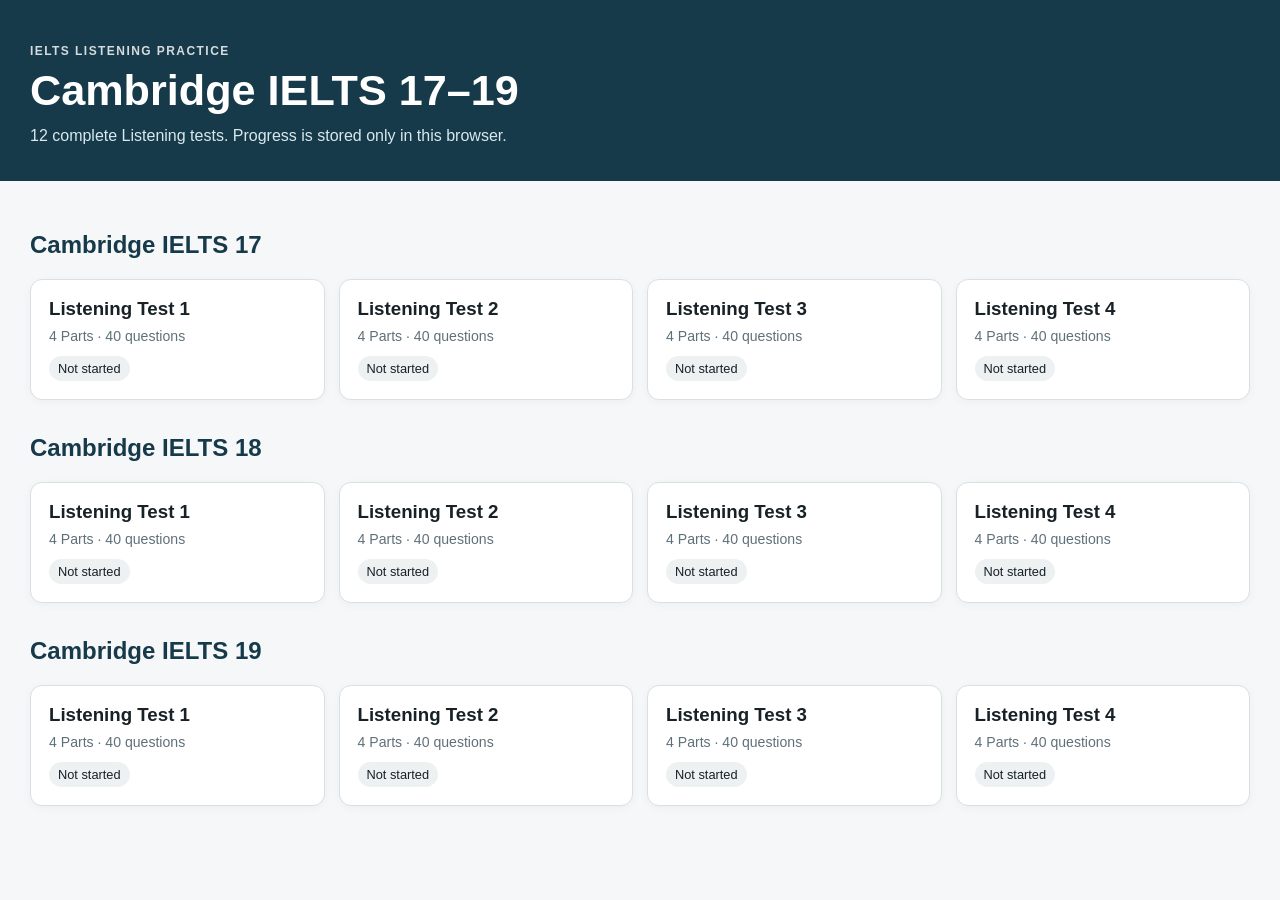
<file: index.html>
<!doctype html><html lang="en"><head><meta charset="utf-8"><meta name="viewport" content="width=device-width,initial-scale=1"><title>IELTS Listening Practice — Cambridge 17–19</title><link rel="stylesheet" href="assets/css/styles.css"></head><body><header class="site-header"><div class="shell"><p class="eyebrow">IELTS Listening Practice</p><h1>Cambridge IELTS 17–19</h1><p class="lead">12 complete Listening tests. Progress is stored only in this browser.</p></div></header><main class="shell"><div id="catalogue" class="catalogue" aria-live="polite"></div><noscript>This site requires JavaScript.</noscript></main><script type="module" src="assets/js/catalogue.js"></script></body></html>
</file>
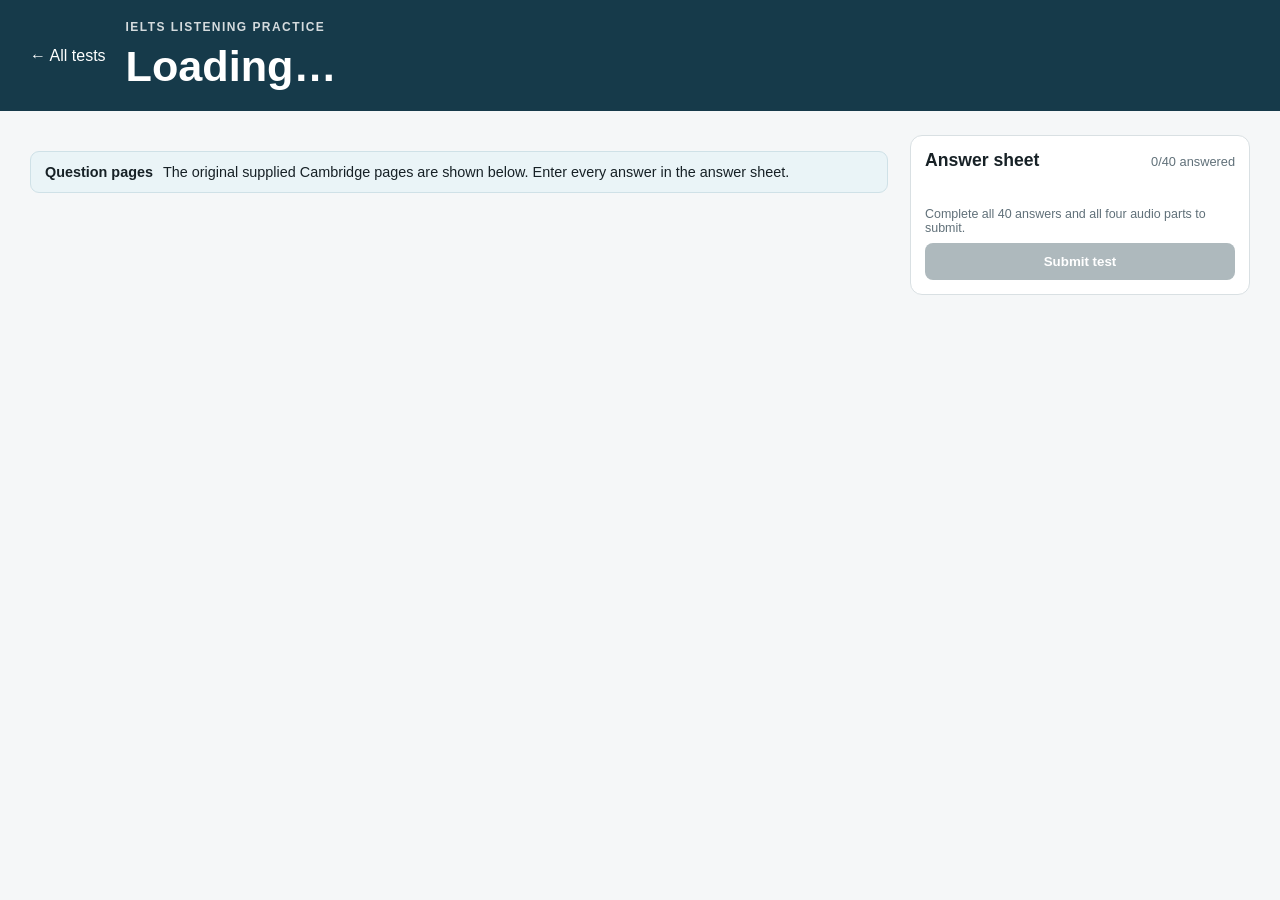
<file: test.html>
<!doctype html><html lang="en"><head><meta charset="utf-8"><meta name="viewport" content="width=device-width,initial-scale=1"><title>IELTS Listening Test</title><link rel="stylesheet" href="assets/css/styles.css"></head><body class="test-page"><header class="test-header"><div class="shell test-header-row"><a class="back-link" href="index.html">← All tests</a><div><p class="eyebrow">IELTS Listening Practice</p><h1 id="test-title">Loading…</h1></div></div></header><main class="shell test-layout"><section class="test-main"><div id="audio-panel" class="audio-panel"></div><div class="instructions-box"><strong>Question pages</strong><span>The original supplied Cambridge pages are shown below. Enter every answer in the answer sheet.</span></div><div id="question-pages" class="question-pages"></div></section><aside class="answer-sidebar"><div class="sticky-card"><div class="answer-head"><h2>Answer sheet</h2><span id="completion-status">0/40 answered</span></div><nav id="navigator" class="question-navigator" aria-label="Questions 1 to 40"></nav><div id="answer-form" class="answer-form"></div><div id="submit-note" class="submit-note">Complete all 40 answers and all four audio parts to submit.</div><button id="submit-test" class="primary-button" type="button" disabled>Submit test</button></div></aside></main><section id="results-section" class="shell results-section" hidden></section><script type="module" src="assets/js/test.js"></script></body></html>
</file>
<file: assets/css/styles.css>
:root{--ink:#172126;--muted:#607079;--paper:#f5f7f8;--card:#fff;--line:#d9e0e3;--teal:#163a4a;--teal2:#1f5e78;--pale:#eaf4f7;--ok:#246b45;--bad:#a23b32;font-family:Arial,Helvetica,sans-serif;color:var(--ink);background:var(--paper)}
*{box-sizing:border-box}body{margin:0;background:var(--paper);color:var(--ink)}a{color:var(--teal2)}.shell{width:min(1220px,calc(100% - 32px));margin:0 auto}
.site-header,.test-header{background:var(--teal);color:#fff}.site-header{padding:44px 0 36px}.test-header{padding:20px 0}.eyebrow{text-transform:uppercase;letter-spacing:.12em;font-size:.75rem;font-weight:700;margin:0 0 8px;opacity:.82}h1{margin:0;font-size:clamp(1.7rem,4vw,2.7rem)}.lead{max-width:700px;margin:12px 0 0;color:#d9e8ee}
.catalogue{padding:30px 0 60px}.book-group{margin-bottom:34px}.book-group h2{color:var(--teal)}.test-grid{display:grid;grid-template-columns:repeat(4,minmax(0,1fr));gap:14px}.test-card{display:block;background:#fff;border:1px solid var(--line);border-radius:12px;padding:18px;text-decoration:none;color:var(--ink);box-shadow:0 2px 10px rgba(0,0,0,.04)}.test-card h3{margin:0 0 8px}.test-meta{font-size:.88rem;color:var(--muted)}.progress-pill{display:inline-block;margin-top:12px;padding:5px 9px;border-radius:999px;background:#edf1f2;font-size:.8rem}.progress-pill.done{background:#e5f3ea;color:var(--ok)}
.test-header-row{display:flex;gap:20px;align-items:center}.back-link{color:#fff;text-decoration:none}.test-layout{display:grid;grid-template-columns:minmax(0,1fr) 340px;gap:22px;padding:24px 0 40px}.audio-panel{display:grid;grid-template-columns:repeat(4,minmax(0,1fr));gap:10px;margin-bottom:16px}.audio-card{background:#fff;border:1px solid var(--line);border-radius:10px;padding:12px}.audio-card h3{margin:0 0 6px;font-size:.95rem}.audio-status{font-size:.8rem;color:var(--muted);min-height:2.2em}.audio-button{width:100%;border:0;border-radius:7px;padding:10px 8px;background:var(--teal2);color:#fff;font-weight:700;cursor:pointer}.audio-button:disabled{background:#a9b4b9;cursor:not-allowed}.audio-progress{height:4px;background:#e2e7e9;border-radius:10px;overflow:hidden;margin-top:8px}.audio-progress>span{display:block;height:100%;width:0;background:var(--teal2)}
.instructions-box{display:flex;gap:10px;align-items:baseline;background:var(--pale);border:1px solid #cfe1e7;border-radius:9px;padding:12px 14px;margin-bottom:16px;font-size:.9rem}.question-pages{display:grid;gap:16px}.question-page{background:#fff;border:1px solid var(--line);border-radius:8px;overflow:hidden}.question-page img{display:block;width:100%;height:auto}.question-page figcaption{padding:8px 12px;color:var(--muted);font-size:.8rem;border-top:1px solid var(--line)}
.sticky-card{position:sticky;top:12px;background:#fff;border:1px solid var(--line);border-radius:12px;padding:14px;max-height:calc(100vh - 24px);overflow:auto}.answer-head{display:flex;justify-content:space-between;align-items:baseline;gap:12px}.answer-head h2{font-size:1.1rem;margin:0}.answer-head span{font-size:.8rem;color:var(--muted)}.question-navigator{display:grid;grid-template-columns:repeat(10,1fr);gap:4px;margin:12px 0}.nav-q{border:1px solid var(--line);background:#fff;border-radius:5px;padding:5px 0;font-size:.76rem;cursor:pointer}.nav-q.answered{background:#dcecf1}.nav-q.correct{background:#e4f2e9;color:var(--ok)}.nav-q.incorrect{background:#f6e5e3;color:var(--bad)}.answer-form{display:grid;grid-template-columns:1fr 1fr;gap:7px}.answer-row{display:grid;grid-template-columns:28px 1fr;align-items:center;gap:6px}.answer-row label{font-size:.8rem;font-weight:700}.answer-row input{width:100%;padding:8px;border:1px solid #c7d1d5;border-radius:6px}.answer-row input:disabled{background:#f2f4f5}.part-divider{grid-column:1/-1;margin:8px 0 0;padding-top:8px;border-top:1px solid var(--line);font-size:.75rem;color:var(--teal2);font-weight:700}.submit-note{font-size:.78rem;color:var(--muted);margin:12px 0 8px}.primary-button{width:100%;border:0;border-radius:8px;padding:11px;background:var(--teal);color:#fff;font-weight:700}.primary-button:disabled{background:#aeb9bd}.results-section{padding:0 0 60px}.result-card{background:#fff;border:1px solid var(--line);border-radius:12px;padding:20px}.score{font-size:2rem;color:var(--teal);font-weight:700}.review-grid{display:grid;grid-template-columns:repeat(4,minmax(0,1fr));gap:8px}.review-item{border:1px solid var(--line);border-radius:7px;padding:9px;font-size:.82rem}.review-item.ok{background:#f2faf5}.review-item.bad{background:#fff6f5}.review-item span{display:block;color:var(--muted);word-break:break-word}.error-box{background:#fff4e7;border:1px solid #e8c69b;padding:14px;border-radius:8px;color:#6e4d21}
@media(max-width:1000px){.test-grid{grid-template-columns:repeat(2,1fr)}.test-layout{grid-template-columns:1fr}.sticky-card{position:static;max-height:none}.audio-panel{grid-template-columns:repeat(2,1fr)}}@media(max-width:620px){.shell{width:min(100% - 18px,1220px)}.test-grid,.audio-panel{grid-template-columns:1fr}.review-grid{grid-template-columns:1fr 1fr}.test-header-row{align-items:flex-start;flex-direction:column}.question-navigator{grid-template-columns:repeat(8,1fr)}}
</file>
